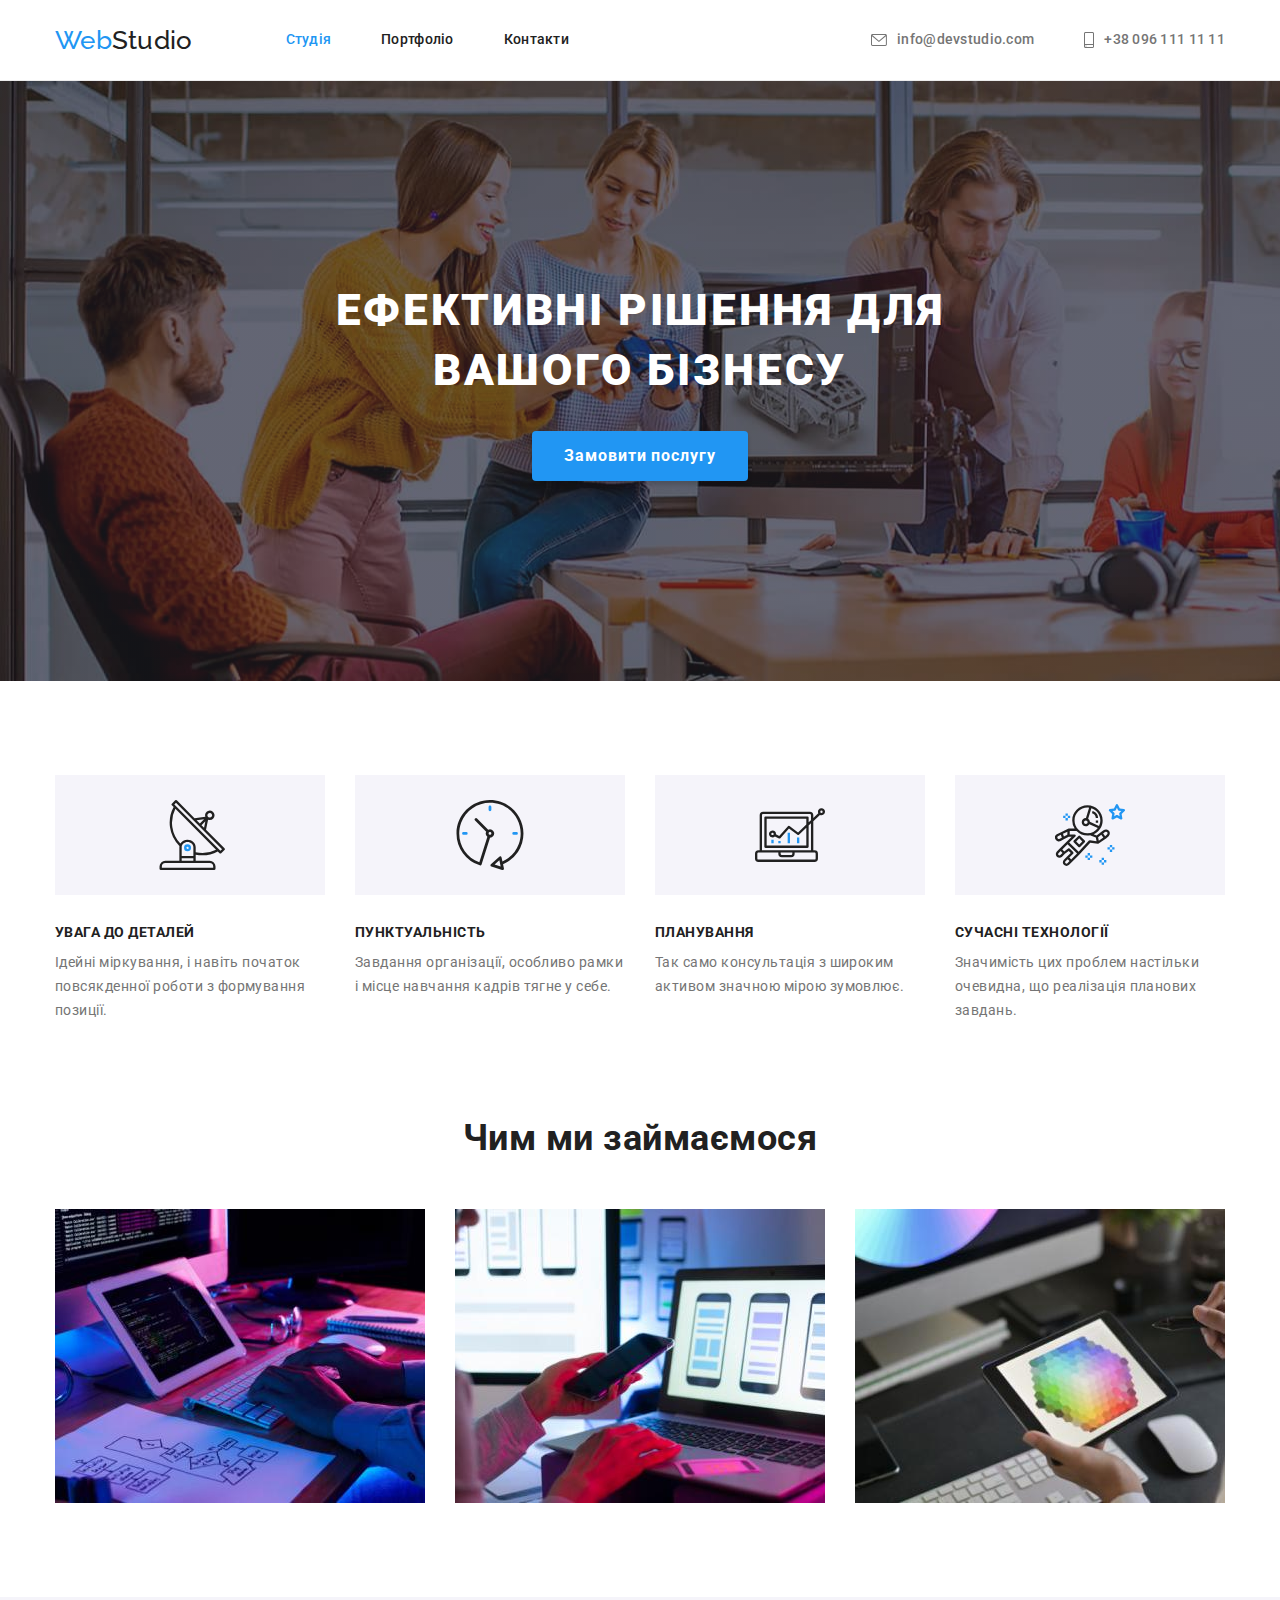
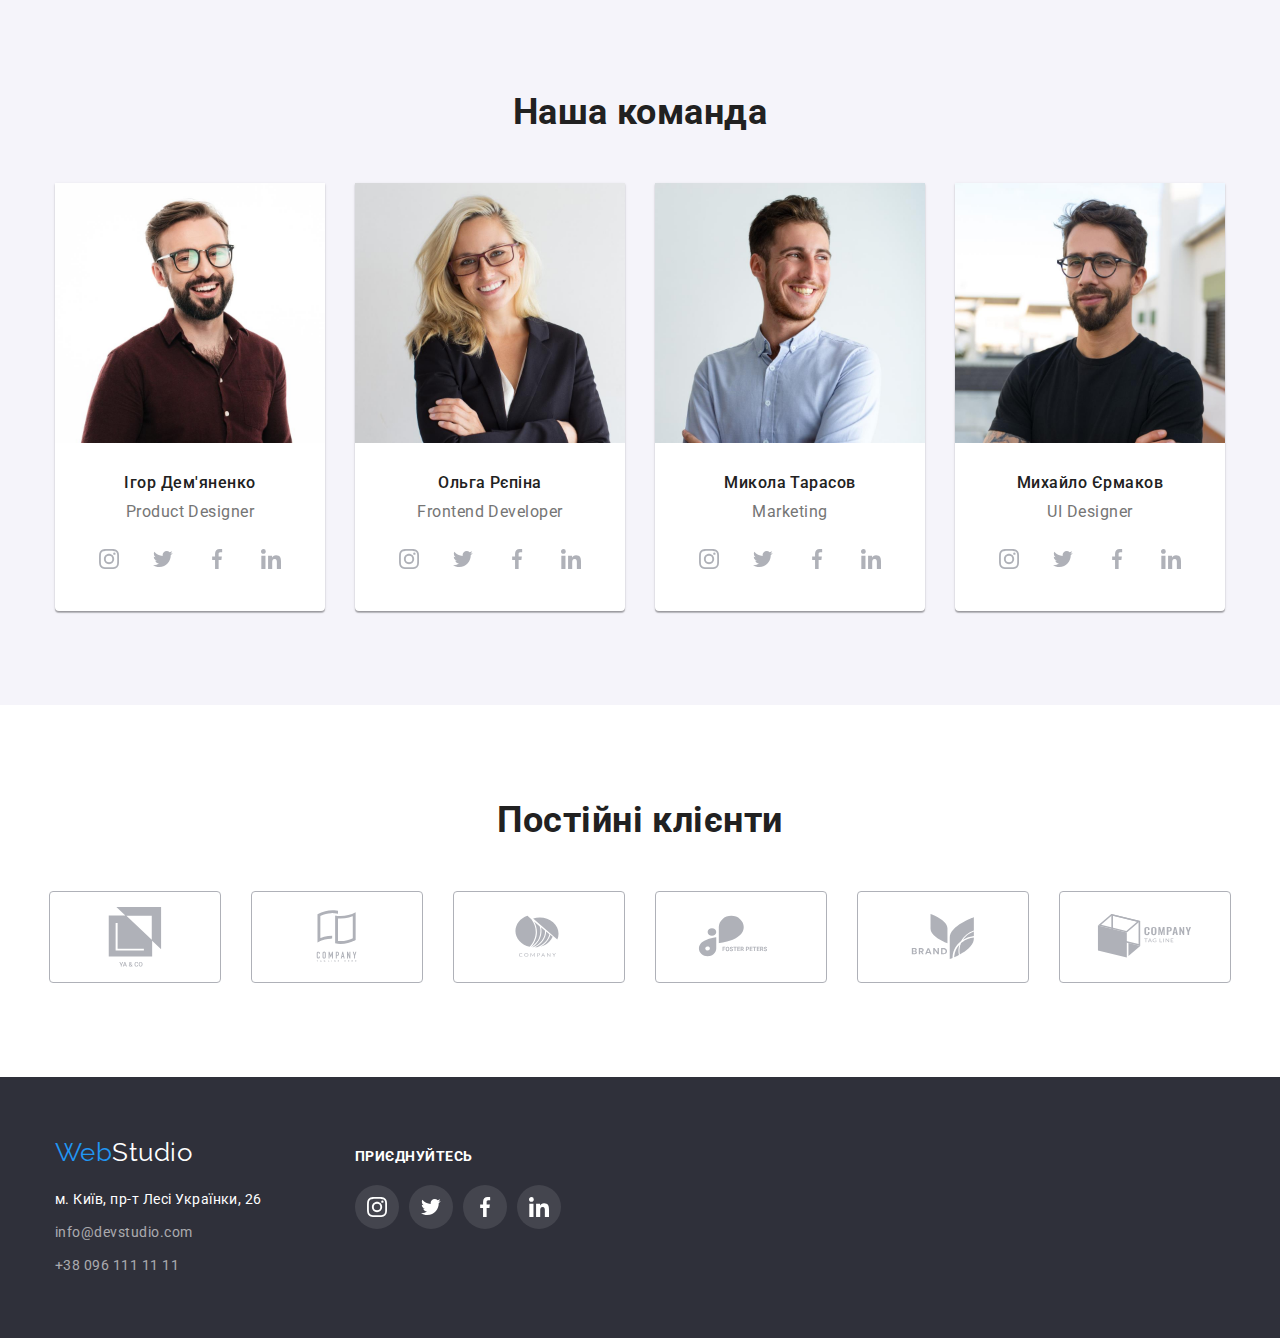
<file: index.html>
<!DOCTYPE html>
<html lang="uk">
  <head>
    <meta charset="UTF-8" />
    <meta http-equiv="X-UA-Compatible" content="IE=edge" />
    <meta name="viewport" content="width=device-width, initial-scale=1.0" />
    <title>WebStudio</title>
    <link rel="preconnect" href="https://fonts.googleapis.com">
    <link rel="preconnect" href="https://fonts.gstatic.com" crossorigin>
    <link
      href="https://fonts.googleapis.com/css2?family=Raleway:wght@700&family=Roboto:wght@400;500;700;900&display=swap"
      rel="stylesheet"
    />
    <link rel="stylesheet" href="https://cdnjs.cloudflare.com/ajax/libs/modern-normalize/1.1.0/modern-normalize.min.css">
    <link rel="stylesheet" href="./css/styles.css" />
  </head>
  <body>
    <header>
      <div class="header-box container">
        <nav>
          <a href="./index.html" class="logo"
            ><span class="web-logo">Web</span>Studio</a
          >
          <ul class="navigation list">
            <li class="item"><a href="./index.html" class="nav-title activ open">Студія</a></li>
            <li class="item"><a href="./portfolio.html" class="nav-title activ">Портфоліо</a></li>
            <li class="item"><a href="" class="nav-title activ">Контакти</a></li>
          </ul>
        </nav>
        <ul class="contact list">
          <li class="item">
            <a href="mailto:info@devstudio.com" class="nav-title mail activ">
              <svg class="icon-mail" width="16" height="12">
                <use href="./images/icons.svg#icon-envelope"  ></use>
              </svg>
              info@devstudio.com
            </a></li>
          <li class="item"><a href="tel:+380961111111" class="nav-title mail activ">
              <svg class="icon-mail" width="10" height="16">
                <use href="./images/icons.svg#icon-smartphone"></use>
              </svg>
            +38 096 111 11 11
          </a></li>
        </ul>
      </div>
    </header>

    <main>
      <section class="section hero">
        <div class="container">
          <h1 class="hero-title">Ефективні рішення для вашого бізнесу</h1>
          <button type="button" class="hero-button">Замовити послугу</button>
        </div>
      </section>
      <!-- переваги -->
      <section class="section feat-cont">
        <div class="feat-cont container">
          <h2 class="visually-hidden">особливості</h2>
          <ul class="feature list">
            <li class="item">
              <div class="box">
                <svg aria-label="антена" class="feature-icon" width="70" height="70">
                  <use href="./images/icons.svg#icon-gps"></use>
                </svg>
              </div>
              <h3 class="feature-title">УВАГА ДО ДЕТАЛЕЙ</h3>
              <p class="feature-page">
                Ідейні міркування, і навіть початок повсякденної роботи з
                формування позиції.
              </p>
            </li>
            <li class="item">
              <div class="box">
                <svg aria-label="годинник" class="feature-icon" width="70" height="70">
                  <use href="./images/icons.svg#icon-clock"></use>
                </svg>
              </div>
              <h3 class="feature-title">ПУНКТУАЛЬНІСТЬ</h3>
              <p class="feature-page">
                Завдання організації, особливо рамки і місце навчання кадрів тягне
                у себе.
              </p>
            </li>
            <li class="item">
              <div class="box">
                <svg aria-label="ноутбук" class="feature-icon" width="70" height="70">
                  <use href="./images/icons.svg#icon-diagram"></use>
                </svg>
              </div>
              <h3 class="feature-title">ПЛАНУВАННЯ</h3>
              <p class="feature-page">
                Так само консультація з широким активом значною мірою зумовлює.
              </p>
            </li>
            <li class="item">
              <div class="box">
                <svg aria-label="астронавт" class="feature-icon" width="70" height="70">
                  <use href="./images/icons.svg#icon-astronaut"></use>
                </svg>
              </div>
              <h3 class="feature-title">СУЧАСНІ ТЕХНОЛОГІЇ</h3>
              <p class="feature-page">
                Значимість цих проблем настільки очевидна, що реалізація планових
                завдань.
              </p>
            </li>
          </ul>
        </div>
      </section>
      <!-- чим ми займаємося -->
      <section class="section">
        <div class="container">
          <h2 class="section-title">Чим ми займаємося</h2>
          <ul class="work list">
            <li class="item">
              <img
                src="./images/box1.jpg"
                alt="програмуєм"
                width="370"
                height="294"
              />
            </li>
            <li class="item">
              <img
                src="./images/box2.jpg"
                alt="перевіряємо"
                width="370"
                height="294"
              />
            </li>
            <li class="item">
              <img
                src="./images/box3.jpg"
                alt="підбираємо кольори"
                width="370"
                height="294"
              />
            </li>
          </ul>    
        </div>
      </section>
      <!-- команда -->
      <section class="section sec-team">
          <div class="container">
            <h2 class="section-title">Наша команда</h2>
            <ul class="team list">
              <li class="team-list">
                <img
                  src="./images/img.jpg"
                  alt="ігор дем'яненко"
                  width="270"
                  height="260"
                />
                <div class="team-text">
                  <h3 class="team-title">Ігор Дем'яненко</h3>
                  <p class="team-page">Product Designer</p>                
                <ul class="social list">
                  <li>
                    <a href="" class="social-icon-bg">
                      <svg aria-label="інстаграм" class="social-icon" width="20" height="20">
                        <use href="./images/icons.svg#icon-instagram"></use>
                      </svg>
                    </a>
                  </li>
                  <li>
                    <a href="" class="social-icon-bg">
                      <svg aria-label="твітер" class="social-icon" width="20" height="20">
                        <use href="./images/icons.svg#icon-twitter"></use>
                      </svg>
                    </a>
                  </li>
                  <li>
                    <a href="" class="social-icon-bg">
                      <svg aria-label="фейсбук" class="social-icon" width="20" height="20">
                        <use href="./images/icons.svg#icon-facebook"></use>
                      </svg>
                    </a>
                  </li>
                  <li>
                    <a href="" class="social-icon-bg">
                      <svg aria-label="лінкедін" class="social-icon" width="20" height="20">
                        <use href="./images/icons.svg#icon-linkedin"></use>
                      </svg>
                    </a>
                  </li>
                </ul>
                </div> 
              </li>
              <li class="team-list">
                <img
                  src="./images/img-1.jpg"
                  alt="ольга рєпіна"
                  width="270"
                  height="260"
                />
                <div class="team-text">
                  <h3 class="team-title">Ольга Рєпіна</h3>
                  <p class="team-page">Frontend Developer</p>                 
                <ul class="social list">
                  <li>
                    <a href="" class="social-icon-bg">
                      <svg aria-label="інстаграм" class="social-icon" width="20" height="20">
                        <use href="./images/icons.svg#icon-instagram"></use>
                      </svg>
                    </a>
                  </li>
                  <li>
                    <a href="" class="social-icon-bg">
                      <svg aria-label="твітер" class="social-icon" width="20" height="20">
                        <use href="./images/icons.svg#icon-twitter"></use>
                      </svg>
                    </a>
                  </li>
                  <li>
                    <a href="" class="social-icon-bg">
                      <svg aria-label="фейсбук" class="social-icon" width="20" height="20">
                        <use href="./images/icons.svg#icon-facebook"></use>
                      </svg>
                    </a>
                  </li>
                  <li>
                    <a href="" class="social-icon-bg">
                      <svg aria-label="лінкедін" class="social-icon" width="20" height="20">
                        <use href="./images/icons.svg#icon-linkedin"></use>
                      </svg>
                    </a>
                  </li>
                </ul>
                </div>
              </li>
              <li class="team-list">
                <img
                  src="./images/img-2.jpg"
                  alt="микола тарасов"
                  width="270"
                  height="260"
                />
                <div class="team-text">
                  <h3 class="team-title">Микола Тарасов</h3>
                  <p class="team-page">Marketing</p>                 
                <ul class="social list">
                  <li>
                    <a href="" class="social-icon-bg">
                      <svg aria-label="інстаграм" class="social-icon" width="20" height="20">
                        <use href="./images/icons.svg#icon-instagram"></use>
                      </svg>
                    </a>
                  </li>
                  <li>
                    <a href="" class="social-icon-bg">
                      <svg aria-label="твітер" class="social-icon" width="20" height="20">
                        <use href="./images/icons.svg#icon-twitter"></use>
                      </svg>
                    </a>
                  </li>
                  <li>
                    <a href="" class="social-icon-bg">
                      <svg aria-label="фейсбук" class="social-icon" width="20" height="20">
                        <use href="./images/icons.svg#icon-facebook"></use>
                      </svg>
                    </a>
                  </li>
                  <li>
                    <a href="" class="social-icon-bg">
                      <svg aria-label="лінкедін" class="social-icon" width="20" height="20">
                        <use href="./images/icons.svg#icon-linkedin"></use>
                      </svg>
                    </a>
                  </li>
                </ul>
                </div>
              </li>
              <li class="team-list">
                <img
                  src="./images/img-3.jpg"
                  alt="михайло єрмаков"
                  width="270"
                  height="260"
                />
                <div class="team-text">
                  <h3 class="team-title">Михайло Єрмаков</h3>
                  <p class="team-page">UI Designer</p>                
                <ul class="social list">
                  <li>
                    <a href="" class="social-icon-bg">
                      <svg aria-label="інстаграм" class="social-icon" width="20" height="20">
                        <use href="./images/icons.svg#icon-instagram"></use>
                      </svg>
                    </a>
                  </li>
                  <li>
                    <a href="" class="social-icon-bg">
                      <svg aria-label="твітер" class="social-icon" width="20" height="20">
                        <use href="./images/icons.svg#icon-twitter"></use>
                      </svg>
                    </a>
                  </li>
                  <li>
                    <a href="" class="social-icon-bg">
                      <svg aria-label="фейсбук" class="social-icon" width="20" height="20">
                        <use href="./images/icons.svg#icon-facebook"></use>
                      </svg>
                    </a>
                  </li>
                  <li>
                    <a href="" class="social-icon-bg">
                      <svg aria-label="лінкедін" class="social-icon" width="20" height="20">
                        <use href="./images/icons.svg#icon-linkedin"></use>
                      </svg>
                    </a>
                  </li>
                </ul>
                </div> 
              </li>
            </ul>
          </div>
      </section>
      <!-- постійні клієнти -->
      <section class="section">
        <div class="container">
          <h2 class="section-title">Постійні клієнти</h2>
          <ul class="list clients">
            <li><a href="" class="client"><svg aria-label="клієнт 1" class="icon" width="106" height="60"><use href="./images/icons.svg#icon-logo1"></use></svg></a></li>
            <li><a href="" class="client"><svg aria-label="клієнт 2" class="icon" width="106" height="60"><use href="./images/icons.svg#icon-logo2"></use></svg></a></li>
            <li><a href="" class="client"><svg aria-label="клієнт 3" class="icon" width="106" height="60"><use href="./images/icons.svg#icon-logo3"></use></svg></a></li>
            <li><a href="" class="client"><svg aria-label="клієнт 4" class="icon" width="106" height="60"><use href="./images/icons.svg#icon-logo4"></use></svg></a></li>
            <li><a href="" class="client"><svg aria-label="клієнт 5" class="icon" width="106" height="60"><use href="./images/icons.svg#icon-logo5"></use></svg></a></li>
            <li><a href="" class="client"><svg aria-label="клієнт 6" class="icon" width="106" height="60"><use href="./images/icons.svg#icon-logo6"></use></svg></a></li>
          </ul>
        </div>
      </section>
    </main>

    <footer>
      <div class="container footer-warp">
        <div>
          <a href="./index.html" class="logo"
          ><span class="web-logo">Web</span>Studio</a>
          <address>
            <ul class="list">
              <li class="item">
                <a class="fotter-text"
                  href="https://goo.gl/maps/quhC2VMko56fDLku9"
                  target="_blank"
                  rel="noreferrer noopener nofollow"
                  >м. Київ, пр-т Лесі Українки, 26</a
                >
              </li>
              <li class="item">
                <a href="mailto:info@devstudio.com" class="mail activ"
                  >info@devstudio.com</a
                >
              </li>
              <li class="item">
                <a href="tel:+380961111111" class="mail activ">+38 096 111 11 11</a>
              </li>
            </ul>
          </address>
        </div>
        <div>
          <strong class="footer-title">ПРИЄДНУЙТЕСЬ</strong>
          <ul class="footer-social list">
            <li>
              <a href="" class="social-icon-bg footer-icon">
                <svg class="social-icon" width="20" height="20">
                  <use href="./images/icons.svg#icon-instagram"></use>
                </svg>
              </a>
            </li>
            <li>
              <a href="" class="social-icon-bg footer-icon">
                <svg class="social-icon" width="20" height="20">
                  <use href="./images/icons.svg#icon-twitter"></use>
                </svg>
              </a>
            </li>
            <li>
              <a href="" class="social-icon-bg footer-icon">
                <svg class="social-icon" width="20" height="20">
                  <use href="./images/icons.svg#icon-facebook"></use>
                </svg>
              </a>
            </li>
            <li>
              <a href="" class="social-icon-bg footer-icon">
                <svg class="social-icon" width="20" height="20">
                  <use href="./images/icons.svg#icon-linkedin"></use>
                </svg>
              </a>
            </li>
          </ul>
        </div>
      </div>
    </footer>
  </body>
</html>
</file>
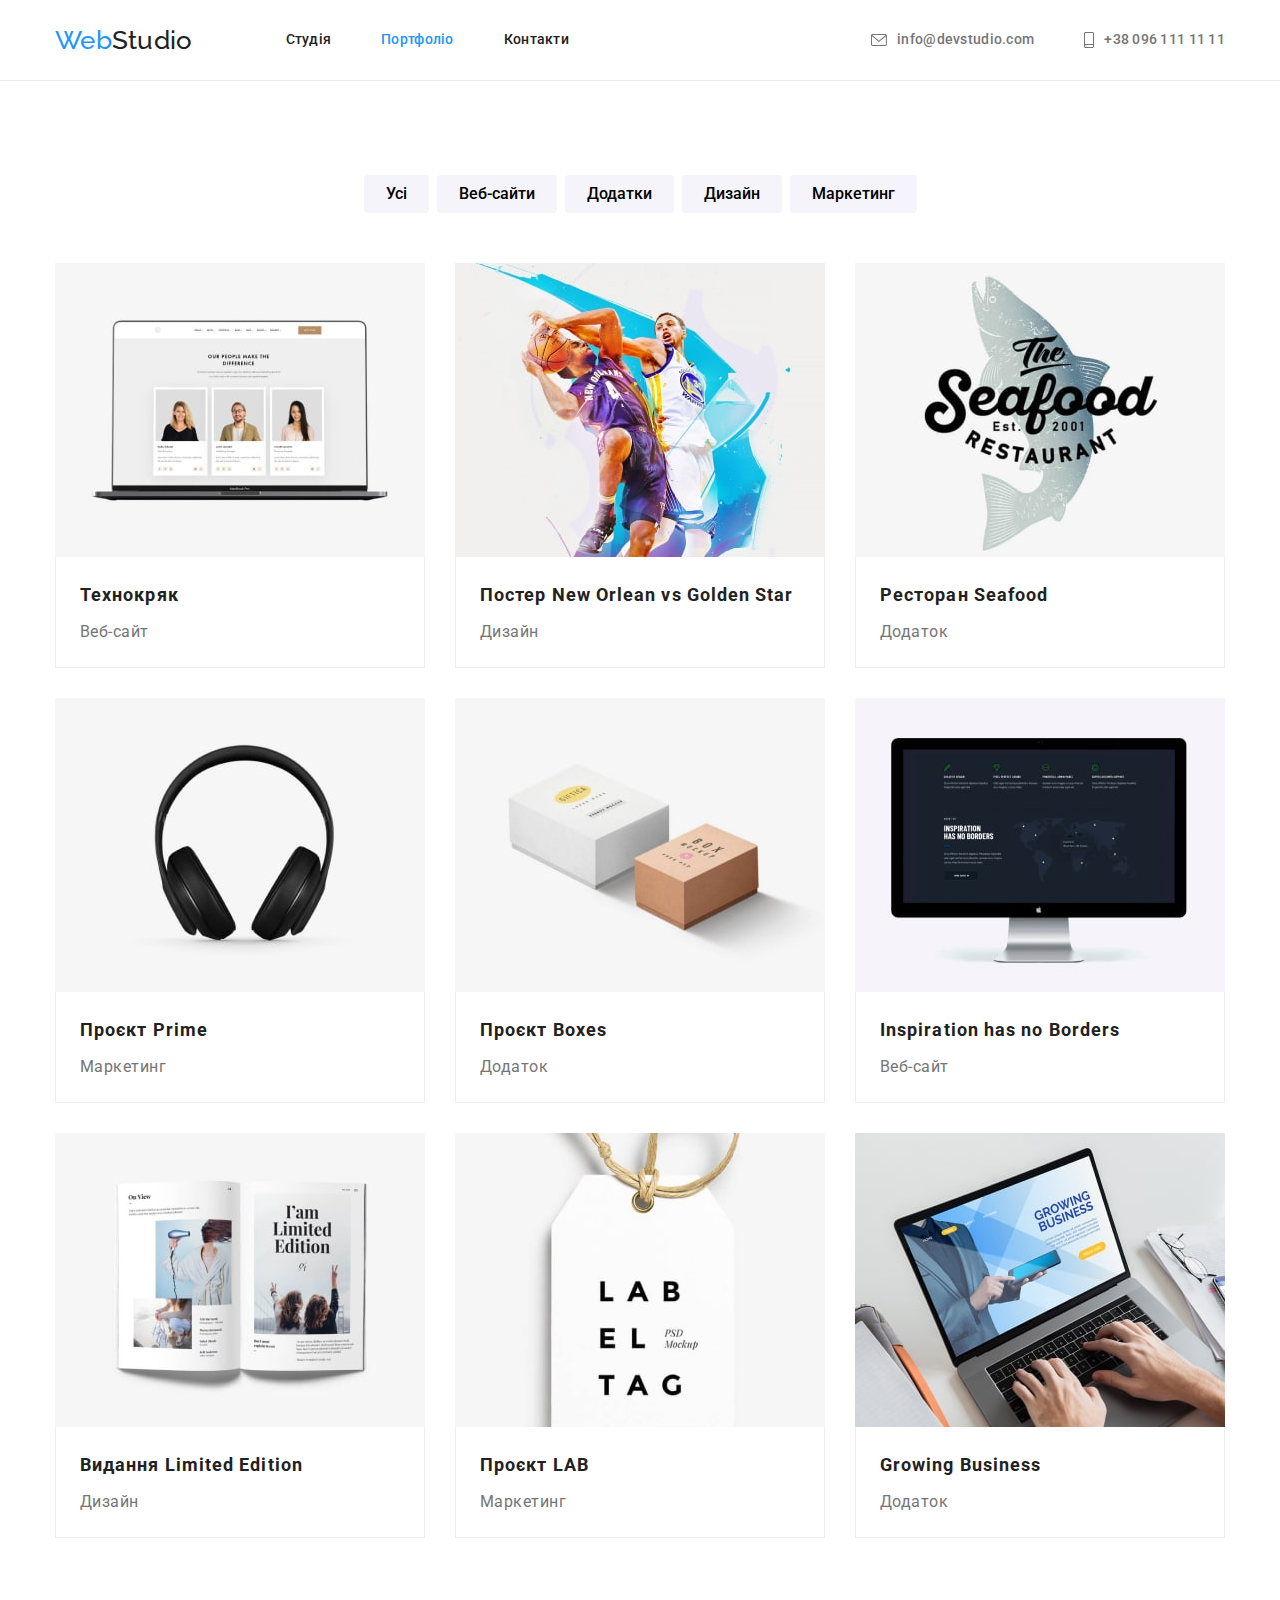
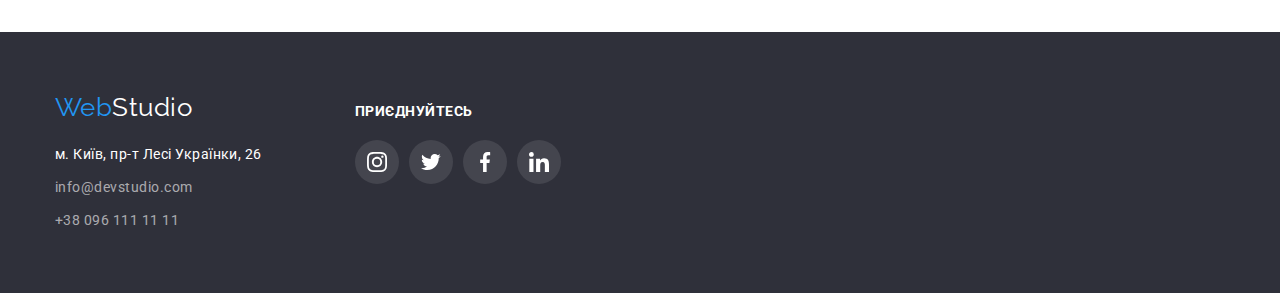
<file: portfolio.html>
<!DOCTYPE html>
<html lang="uk">
  <head>
    <meta charset="UTF-8" />
    <meta http-equiv="X-UA-Compatible" content="IE=edge" />
    <meta name="viewport" content="width=device-width, initial-scale=1.0" />
    <title>WebStudio</title>
    <link rel="preconnect" href="https://fonts.googleapis.com">
    <link rel="preconnect" href="https://fonts.gstatic.com" crossorigin>
    <link
      href="https://fonts.googleapis.com/css2?family=Raleway:wght@700&family=Roboto:wght@400;500;700;900&display=swap"
      rel="stylesheet"
    />
    <link rel="stylesheet" href="https://cdnjs.cloudflare.com/ajax/libs/modern-normalize/1.1.0/modern-normalize.min.css">
    <link rel="stylesheet" href="./css/styles.css" />
  </head>
  <body>
    <header>
      <div class="header-box container">
        <nav>
          <a href="./index.html" class="logo"
            ><span class="web-logo">Web</span>Studio</a
          >
          <ul class="navigation list">
            <li class="item"><a href="./index.html" class="nav-title activ">Студія</a></li>
            <li class="item"><a href="./portfolio.html" class="nav-title activ open">Портфоліо</a></li>
            <li class="item"><a href="" class="nav-title activ">Контакти</a></li>
          </ul>
        </nav>
        <ul class="contact list">
          <li class="item">
            <a href="mailto:info@devstudio.com" class="nav-title mail activ">
              <svg class="icon-mail" width="16" height="12">
                <use href="./images/icons.svg#icon-envelope"  ></use>
              </svg>
              info@devstudio.com
            </a></li>
          <li class="item"><a href="tel:+380961111111" class="nav-title mail activ">
              <svg class="icon-mail" width="10" height="16">
                <use href="./images/icons.svg#icon-smartphone"></use>
              </svg>
         
            +38 096 111 11 11
          </a></li>
        </ul>
      </div>
    </header>

    <main>
      <section class="section">
          <div class="container">
              <h1 class="visually-hidden">Портфоліо</h1>
            <ul class="filters list">
                <li><button type="button">Усі</button></li>
                <li><button type="button">Веб-сайти</button></li>
                <li><button type="button">Додатки</button></li>
                <li><button type="button">Дизайн</button></li>
                <li><button type="button">Маркетинг</button></li>
            </ul>
            <ul class="portfolio  list">
                <li>
                    <a href="" class="portfolio-box">
                        <img src="./images/portfolio/img.jpg" alt="Технокряк" width="370" >
                      <div class="text">
                        <h2 class="portfolio-title">Технокряк</h2>
                        <p class="portfolio-page">Веб-сайт</p>    
                      </div>
                    </a>
                </li>
                <li>
                    <a href="" class="portfolio-box">
                      <img src="./images/portfolio/img-1.jpg" alt="Дизайн" width="370">
                      <div class="text">
                        <h2 class="portfolio-title">Постер New Orlean vs Golden Star</h2>
                        <p class="portfolio-page">Дизайн</p>
                      </div>
                    </a>
                </li>
                <li>
                  <a href="" class="portfolio-box">
                    <img src="./images/portfolio/img-2.jpg" alt="Додаток" width="370">
                    <div class="text">
                      <h2 class="portfolio-title">Ресторан Seafood</h2>
                    <p class="portfolio-page">Додаток</p>
                    </div>    
                  </a>                      
                </li>
                <li>
                  <a href="" class="portfolio-box">
                    <img src="./images/portfolio/img-3.jpg" alt="Маркетинг" width="370">
                    <div class="text">
                      <h2 class="portfolio-title">Проєкт Prime</h2>
                    <p class="portfolio-page">Маркетинг</p>
                    </div> 
                  </a>                       
                </li>
                <li>
                  <a href="" class="portfolio-box">
                    <img src="./images/portfolio/img-4.jpg" alt="Додаток" width="370">
                    <div class="text">
                      <h2 class="portfolio-title">Проєкт Boxes</h2>
                    <p class="portfolio-page">Додаток</p>
                    </div>  
                  </a>                      
                </li>
                <li>
                  <a href="" class="portfolio-box">
                    <img src="./images/portfolio/img-5.jpg" alt="Веб-сайт" width="370">
                    <div class="text">
                      <h2 class="portfolio-title">Inspiration has no Borders</h2>
                    <p class="portfolio-page">Веб-сайт</p>
                    </div>
                  </a>                  
                </li>
                <li>
                  <a href="" class="portfolio-box">
                    <img src="./images/portfolio/img-6.jpg" alt="Дизайн" width="370">
                    <div class="text">
                      <h2 class="portfolio-title">Видання Limited Edition</h2>
                    <p class="portfolio-page">Дизайн</p>
                    </div>
                  </a>                  
                </li>
                <li>
                  <a href="" class="portfolio-box">
                    <img src="./images/portfolio/img-7.jpg" alt="Маркетинг" width="370">
                    <div class="text">
                      <h2 class="portfolio-title">Проєкт LAB</h2>
                    <p class="portfolio-page">Маркетинг</p>
                    </div>
                  </a>                  
                </li>
                <li>
                  <a href="" class="portfolio-box">
                    <img src="./images/portfolio/img-8.jpg" alt="Додаток" width="370">
                    <div class="text">
                      <h2 class="portfolio-title">Growing Business</h2>
                    <p class="portfolio-page">Додаток</p>
                    </div>
                  </a>                  
                </li>
            </ul>
          </div>
      </section>
    </main>

    <footer>
      <div class="container footer-warp">
        <div>
          <a href="./index.html" class="logo"
          ><span class="web-logo">Web</span>Studio</a>
          <address>
            <ul class="list">
              <li class="item">
                <a class="fotter-text"
                  href="https://goo.gl/maps/quhC2VMko56fDLku9"
                  target="_blank"
                  rel="noreferrer noopener nofollow"
                  >м. Київ, пр-т Лесі Українки, 26</a
                >
              </li>
              <li class="item">
                <a href="mailto:info@devstudio.com" class="mail activ"
                  >info@devstudio.com</a
                >
              </li>
              <li class="item">
                <a href="tel:+380961111111" class="mail activ">+38 096 111 11 11</a>
              </li>
            </ul>
          </address>
        </div>
        <div>
          <strong class="footer-title">ПРИЄДНУЙТЕСЬ</strong>
          <ul class="footer-social list">
            <li>
              <a href="" class="social-icon-bg footer-icon">
                <svg class="social-icon" width="20" height="20">
                  <use href="./images/icons.svg#icon-instagram"></use>
                </svg>
              </a>
            </li>
            <li>
              <a href="" class="social-icon-bg footer-icon">
                <svg class="social-icon" width="20" height="20">
                  <use href="./images/icons.svg#icon-twitter"></use>
                </svg>
              </a>
            </li>
            <li>
              <a href="" class="social-icon-bg footer-icon">
                <svg class="social-icon" width="20" height="20">
                  <use href="./images/icons.svg#icon-facebook"></use>
                </svg>
              </a>
            </li>
            <li>
              <a href="" class="social-icon-bg footer-icon">
                <svg class="social-icon" width="20" height="20">
                  <use href="./images/icons.svg#icon-linkedin"></use>
                </svg>
              </a>
            </li>
          </ul>
        </div>
      </div>
    </footer>

  </body>
</html>
</file>
<file: css/styles.css>
:root {
    --white-color: #ffffff;
    --hero-foot-bg: #2F303A;
    
    --team-butt-bg: #F5F4FA;

    --primary-color-text: #757575;
    --title-color-text: #212121;
    --active-bg-color: #2196F3;
    --active-butt-bg: #188CE8;
    --footer-color-a: rgba(255, 255, 255, 0.6);
    --bg-hero: rgba(47, 48, 58, 0.4);
    --icon: #AFB1B8;
    --border-clients: rgba(175, 177, 184, 1);
    --footer-icon: rgba(255, 255, 255, 0.1);
}


body {
    font-family: 'Roboto', 'Verdana', 'Arial', 'snas-serif';

    color: var(--primary-color-text);
    background-color: var(--white-color);
    letter-spacing: 0.03em;
}
.visually-hidden {
    position: absolute;
    clip: rect(0 0 0 0);
    width: 1px;
    height: 1px;
    margin: -1px;
}
.list {
    list-style: none;
    padding: 0;
    margin: 0;
}

h1,h2,h3,h4,h5,h6,p,ul {
    margin: 0;
}

img {
    display: block;
    max-width: 100%;
}
.container {
    width: 1200px;
    margin-left: auto;
    margin-right: auto;
    padding: 0 15px;   
}
.section {
    padding-top: 94px;
    padding-bottom: 94px;
}
button {
    font: inherit;
    cursor: pointer;
}

/* header */
header {
    font-weight: 500;
    font-size: 14px;
    line-height: 1.14;
    letter-spacing: 0.02em;
    border-bottom: 1px solid rgba(236, 236, 236, 1);

}
.header-box {
    display: flex;
    padding: 0 15px; 
}
.logo {
    font-family: 'Raleway', 'snas-serif';
    text-decoration: none;
    font-size: 26px;
    line-height: 1.19;
    color: var(--title-color-text) ;
}
.web-logo {
    color: var(--active-bg-color);
}

.navigation {
    display: flex;
    margin-left: 93px;
    gap: 50px;
}
.navigation .item {
    display: block;
}

nav {
    display: flex;
    align-items: center;
}
.nav-title {
    color: var(--title-color-text);
    display: inline-block;
    padding: 32px 0;
}
.activ {
    text-decoration: none;
}
.activ:hover,
.activ:focus,
.open {
    color:  var(--active-bg-color)
    
}


.contact {
    display: flex;
    margin-left: auto;
    align-items: center;
    gap: 50px;
}
.contact .item {
    display: flex;
}
.contact .icon-mail {
    margin-right: 10px;
}
.mail {
    display: flex;
    align-items: center;
    color: var(--primary-color-text);
    fill: currentColor;
}

/* hero */
.hero {
    margin: 0 auto;
    max-width: 1600px;
    background-color: var(--hero-foot-bg);
    padding: 200px 15px;
    text-align: center;
    background-image: linear-gradient( var(--bg-hero), var(--bg-hero)), url(../images/hero.jpg);
    background-size: cover;
    background-repeat: no-repeat;
    
}

.hero-title {
    margin: 0 auto;
    margin-bottom: 30px;
    width: 696px;

    font-weight: 900;
    font-size: 44px;
    line-height: 1.36;
    letter-spacing: 0.06em;
    text-transform: uppercase;
    color: var(--white-color);
}

.hero-button {
    margin: 0 auto;
    
    font-weight: 700;
    font-size: 16px;
    line-height: 1.88;
    letter-spacing: 0.06em;
    color: var(--white-color);
    background-color: var(--active-bg-color);

    box-shadow: 0px 4px 4px rgb(0 0 0 / 15%);
    border-radius: 4px;
    padding: 10px 32px;
    border-width: 0;
}
.hero-button:hover,
.hero-button:focus {
    background-color: var(--active-butt-bg);
}
/* особливості */
.feature {
    display: flex;
    gap: 30px;
}
.feat-cont {
    padding-bottom: 0;
}
.feature .item {
    width: 270px;
}

.feature-title {
    margin-top: 0;
    margin-bottom: 10px;
    font-size: 14px;
    line-height: 1.14;
    
    color: var(--title-color-text);
    text-transform: uppercase;
}


.feature-page {
    margin: 0;
    font-size: 14px;
    line-height: 1.71;
}
/* section */

.section-title {
    margin-top: 0;
    margin-bottom: 50px;

    color: var(--title-color-text);
    font-size: 36px;
    line-height: 1.17;
    text-align: center;
    
}
/* work */
.work {
    display: flex;
    gap: 30px;
}

.box {
    display: flex;
    justify-content: center;
    align-items: center;
    width: 270px;
    height: 120px;
    background-color: var(--team-butt-bg);

    margin-bottom: 30px;
}

/* team */
.sec-team {
    background-color: var(--team-butt-bg);
}
.team {
    display: flex;

    font-size: 16px;
    line-height: 1.19;
    text-align: center;
    gap: 30px;
}

.team-title {
    margin-bottom: 10px;
    
    
    font-size: 16px;
    font-weight: 500;
    line-height: 1.19;
    color: var(--title-color-text);
}

.team-list {
    width: 270px;

    box-shadow: 0px 1px 3px rgba(0, 0, 0, 0.12), 0px 1px 1px rgba(0, 0, 0, 0.14), 0px 2px 1px rgba(0, 0, 0, 0.2);
    border-radius: 0px 0px 4px 4px;
    background-color: var(--white-color);
}

.team-text {
    padding: 30px 0;
}
.team-page {
    margin-bottom: 16px;
}
.social {
    display: flex;
    justify-content: center;
    gap: 10px;
}
.social-icon-bg {
    display: flex;
    align-items: center;
    justify-content: center;
    width: 44px;
    height: 44px;
    border-radius: 50%;
    background-color: var(--white-color);
    fill: var(--icon);
}
.social-icon-bg:hover,.social-icon-bg:focus {
    background-color: var(--active-bg-color);
    fill: var(--white-color);
}
/* client */
.clients {
    display: flex;
    justify-content: center;
    gap: 30px;

}
.client {
    display: flex;
    padding: 15px 32px;

    border: 1px solid var(--border-clients);
    border-radius: 4px;

}
.client {
    fill: var(--icon);
}
.client:hover, .client:focus   {
    border-color: var(--active-bg-color);
    fill: var(--active-bg-color);
}


/* footer */
footer {
    background-color: var(--hero-foot-bg);
    padding: 60px 0;
}

address {
    font-style: normal;
    margin-top: 20px;
    font-size: 14px;
    line-height: 1.71;
    
}

address .item:not(:last-child) {
    margin-bottom: 9px;
}

footer .logo {
    color: var(--white-color)
}
.fotter-text {
    text-decoration: none;
    color: var(--white-color)
}
.fotter-text:hover,
.fotter-text:focus {
    color: var(--active-bg-color);
}
footer .mail {
    color: var(--footer-color-a);
}
/* footer warps */
.footer-warp {
    display: flex;
    align-items: baseline;
    gap: 93px;
}
.left-warp {
    
}


.footer-title {
    display: inline-block;
    margin-bottom: 20px;

    font-size: 14px;
    line-height: 1.14;
    text-transform: uppercase;
    color: var(--white-color);
}
.footer-social {
    display: flex;
    gap: 10px;
}
.footer-icon {
    background-color: var(--footer-icon);
    fill: var(--white-color);
}
/* portfolio */
.filters {
    margin-bottom: 50px;
    display: flex;
    justify-content: center;
    gap: 8px;
}
.filters button {
    font-weight: 500;
    font-size: 16px;
    line-height: 1.63;
    background-color: var(--team-butt-bg);
    border-radius: 4px;
    border-color: var(--another-white);
    border-width: 0;
    padding: 6px 22px;
}

.filters button:hover,
.filters button:focus {
    background-color: var(--active-bg-color);
    color: var(--white-color);
    box-shadow: 0px 3px 1px rgba(0, 0, 0, 0.1), 0px 1px 2px rgba(0, 0, 0, 0.08), 0px 2px 2px rgba(0, 0, 0, 0.12);
}

.portfolio {
    display: flex;
    flex-wrap: wrap;
    gap: 30px;
}
.portfolio-box {
    text-decoration: none;
}
.portfolio-box:hover,
.portfolio-box:focus {
    display: block;
    box-shadow: 0px 1px 1px rgba(0, 0, 0, 0.12), 0px 4px 4px rgba(0, 0, 0, 0.06), 1px 4px 6px rgba(0, 0, 0, 0.16);
}
.portfolio .text {
    padding: 20px 24px;
    border: 1px solid rgba(238, 238, 238, 1);
    border-top: 0;
}
.portfolio-title {
    margin-bottom: 4px;
    font-size: 18px;
    line-height: 2;
    letter-spacing: 0.06em;
    color: var(--title-color-text);
}
.portfolio-page {
    font-size: 16px;
    line-height: 1.88;
    color: var(--primary-color-text);
}
</file>
